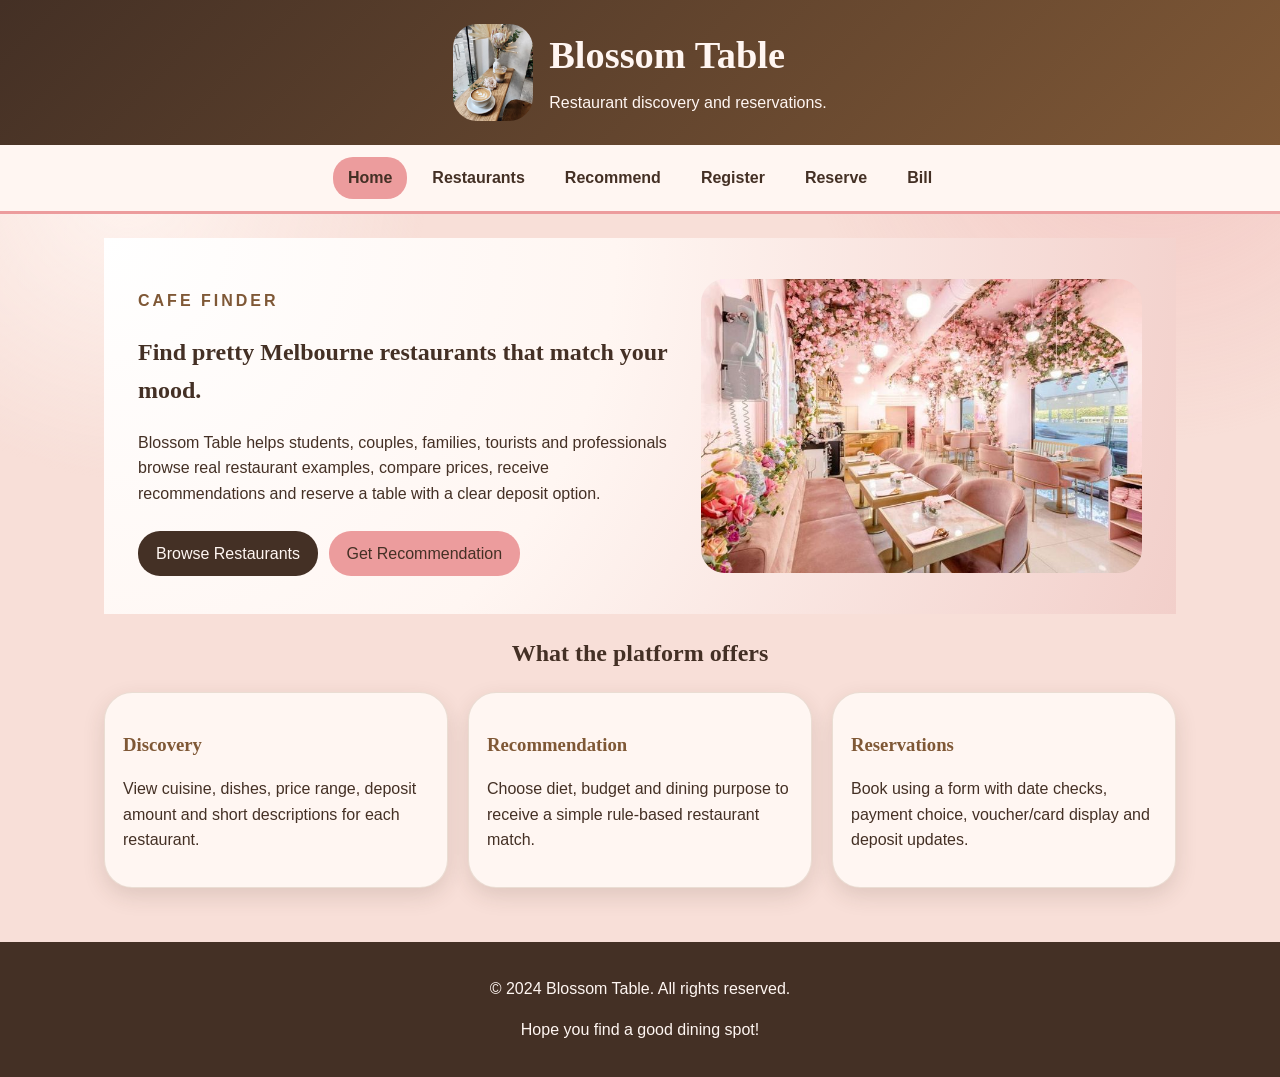
<file: index.html>
<!DOCTYPE html>
<html lang="en">
<head>
    <meta charset="UTF-8">
    <meta name="viewport" content="width=device-width, initial-scale=1.0">
    <title>Blossom Table | Home</title>
    <link rel="stylesheet" href="css/style.css">
    <script src="js/script.js" defer></script>
</head>

<body>

    <!-- Header section: displays the logo and website title -->

    <header>
        <img src="images/lillogo.jpg" alt="Blossom Table logo" class="logo">
        <div>
            <h1>Blossom Table</h1>
            <p>Restaurant discovery and reservations.</p>
        </div>
    </header>

    <!-- Navigation section: links to all main pages and highlights the current page -->

    <nav aria-label="Main navigation">
        <a class="active" href="index.html">Home</a>
        <a href="restaurants.html">Restaurants</a>
        <a href="recommend.html">Recommend</a>
        <a href="register.html">Register</a>
        <a href="reservation.html">Reserve</a>
        <a href="bill.html">Bill</a>
    </nav>

    <!-- Main content section: contains the home page introduction and feature summary -->

    <main>

    <!-- Introduction section: introduces the purpose of the website (restaurant discovery) -->

        <section class="intro-section">
            <div>
                <p class="intro-subtitle">Cafe finder</p>
                <h2>Find pretty Melbourne restaurants that match your mood.</h2>
                <p>Blossom Table helps students, couples, families, tourists and professionals browse real restaurant examples, compare prices, receive recommendations and reserve a table with a clear deposit option.</p>
                <a class="button" href="restaurants.html">Browse Restaurants</a>
                <a class="button light" href="recommend.html">Get Recommendation</a>
            </div>
            <img src="images/logo.jpg" alt="Pink and brown cafe style illustration">
        </section>

            <!-- Features section: highlights the main features of the platform (discovery, recommendation, reservations) -->

        <section>
            <h2 class="section-title">What the platform offers</h2>
            <div class="grid three">
                <article class="card"><h3>Discovery</h3><p>View cuisine, dishes, price range, deposit amount and short descriptions for each restaurant.</p></article>
                <article class="card"><h3>Recommendation</h3><p>Choose diet, budget and dining purpose to receive a simple rule-based restaurant match.</p></article>
                <article class="card"><h3>Reservations</h3><p>Book using a form with date checks, payment choice, voucher/card display and deposit updates.</p></article>
            </div>
        </section>

    </main>

    <!-- Footer section: contains copyright and closing message -->

    <footer>
        <p>&copy; 2024 Blossom Table. All rights reserved.</p>
        <p>Hope you find a good dining spot!</p>
    </footer>

</body>

</html>
</file>
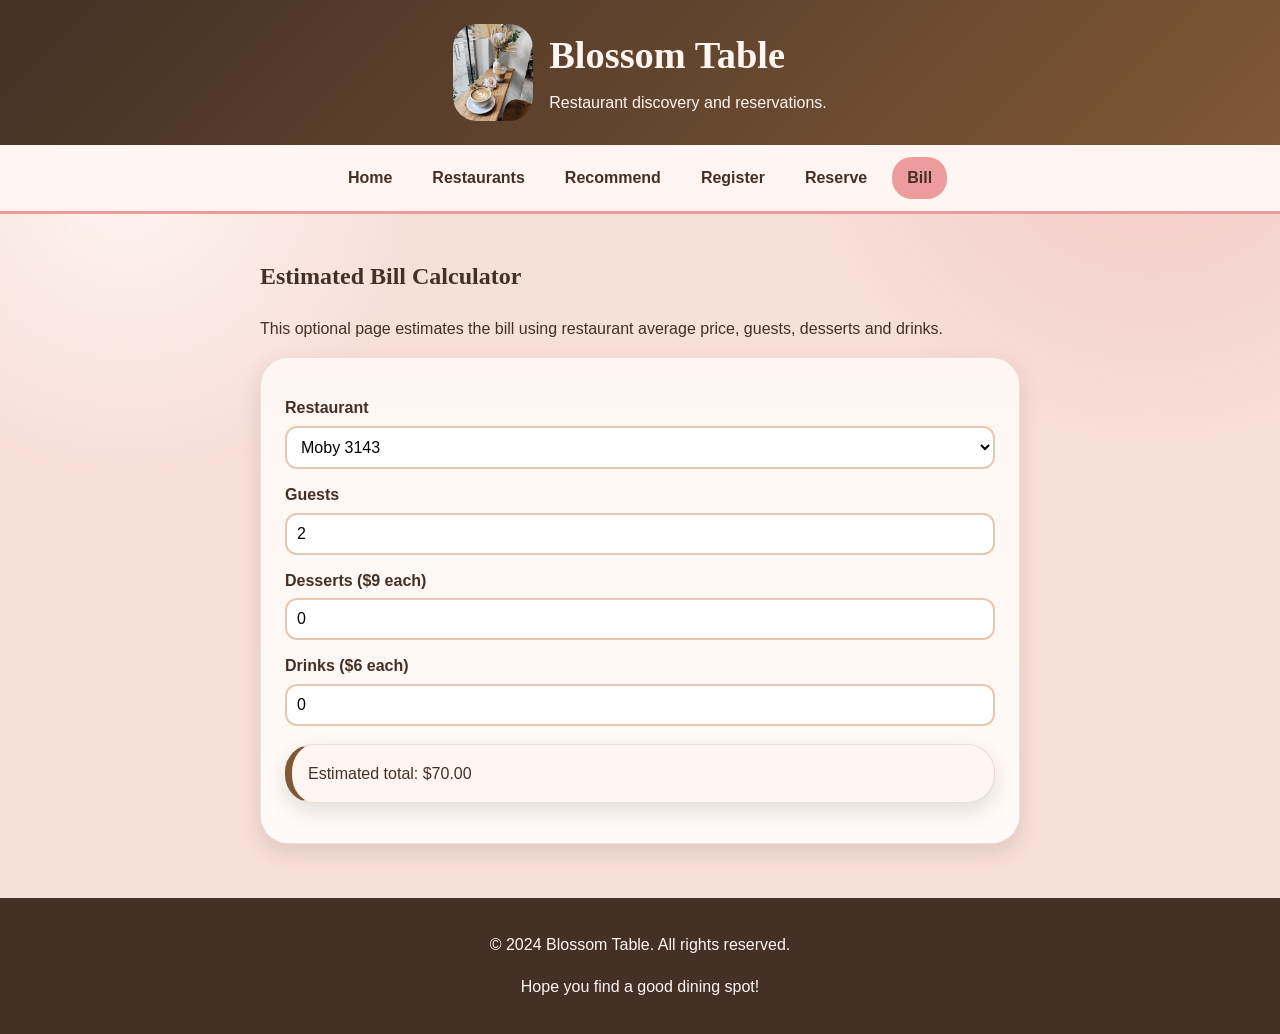
<file: bill.html>
<!DOCTYPE html>
<html lang="en">
<head>
    <meta charset="UTF-8">
    <meta name="viewport" content="width=device-width, initial-scale=1.0">
    <title>Blossom Table | Bill</title>
    <link rel="stylesheet" href="css/style.css">
    <script src="js/script.js" defer></script>
</head>

<body>

    <!-- Header section: displays the logo and website title -->

    <header>
        <img src="images/lillogo.jpg" alt="Blossom Table logo" class="logo">
        <div>
            <h1>Blossom Table</h1>
            <p>Restaurant discovery and reservations.</p>
        </div>
    </header>

    <!-- Navigation section: links to all main pages and highlights the current page -->

    <nav aria-label="Main navigation">
        <a href="index.html">Home</a>
        <a href="restaurants.html">Restaurants</a>
        <a href="recommend.html">Recommend</a>
        <a href="register.html">Register</a>
        <a href="reservation.html">Reserve</a>
        <a class="active" href="bill.html">Bill</a>
    </nav>

    <!-- Main content section: contains the estimated bill calculator -->

    <main>

    <!-- Bill calculator section: lets users estimate the total dining cost -->

        <section class="form-page">
            <h2>Estimated Bill Calculator</h2>
            <p>This optional page estimates the bill using restaurant average price, guests, desserts and drinks.</p>

            <!-- Bill form: collects restaurant, guest, dessert and drink choices -->

            <form id="billForm">
                <label for="billRestaurant">Restaurant</label>
                <select id="billRestaurant">
                    <option value="moby">Moby 3143</option>
                    <option value="flovie">Flovie Florist Cafe</option>
                    <option value="lune">Lune Croissanterie</option>
                    <option value="kettle">The Kettle Black</option>
                    <option value="higher">Higher Ground</option>
                    <option value="funghi">Funghi e Tartufo</option>
                </select>
                <label for="billGuests">Guests</label><input id="billGuests" type="number" min="1" value="2">
                <label for="dessertCount">Desserts ($9 each)</label><input id="dessertCount" type="number" min="0" value="0">
                <label for="drinkCount">Drinks ($6 each)</label><input id="drinkCount" type="number" min="0" value="0">

                <!-- Bill result section: displays the estimated total cost -->

                <p id="billResult" class="result-box">Estimated total will appear here.</p>
            </form>
        </section>
    </main>

    <!-- Footer section: contains copyright and closing message -->
     
    <footer>
        <p>&copy; 2024 Blossom Table. All rights reserved.</p>
        <p>Hope you find a good dining spot!</p>
    </footer>

</body>
</html>
</file>
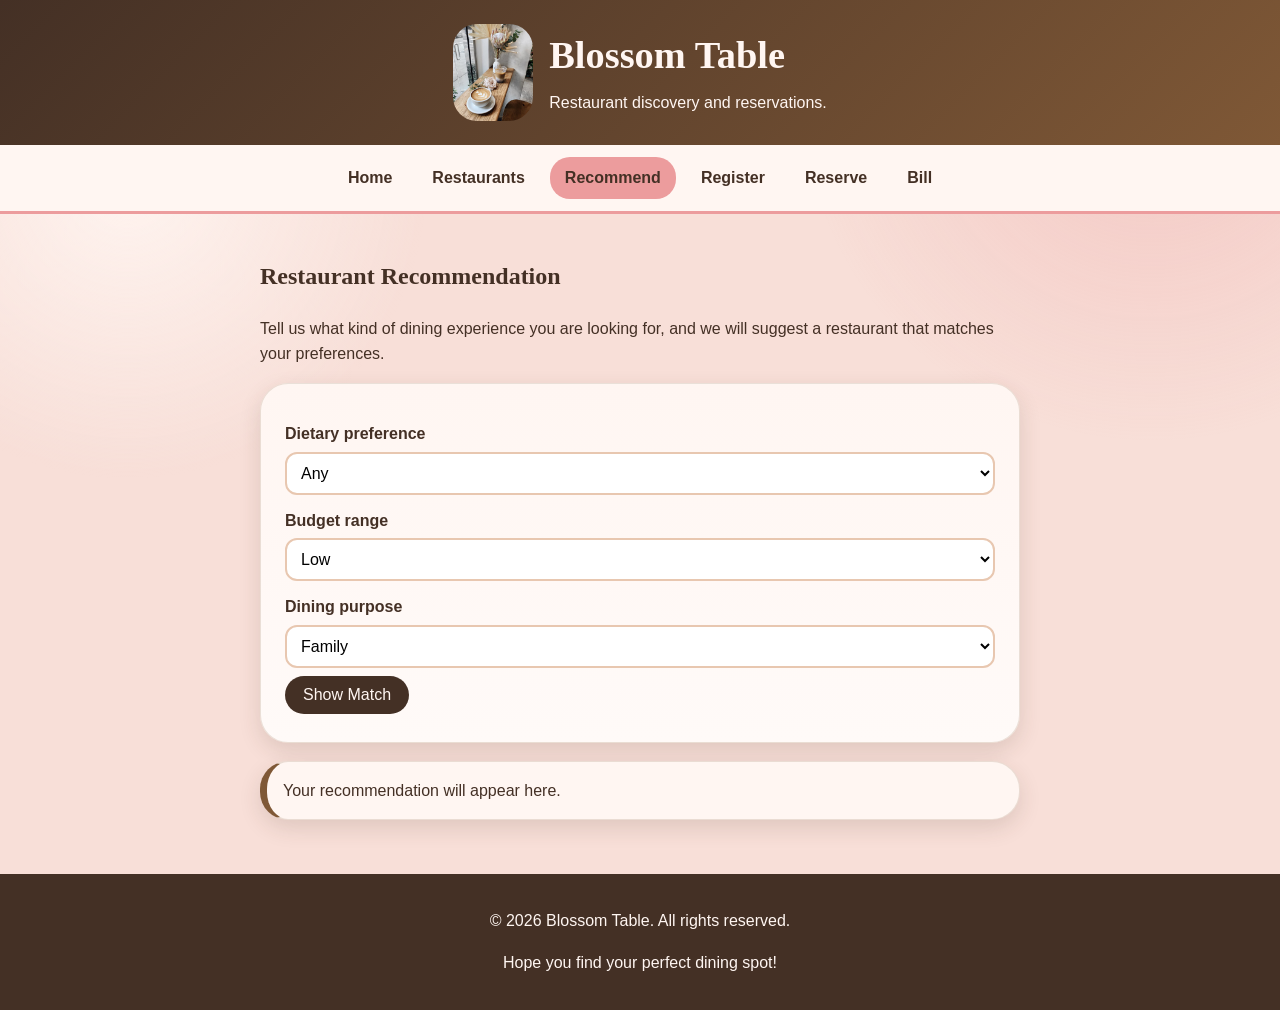
<file: recommend.html>
<!DOCTYPE html>
<html lang="en">
<head>
    <meta charset="UTF-8">
    <meta name="viewport" content="width=device-width, initial-scale=1.0">
    <title>Blossom Table | Recommend</title>
    <link rel="stylesheet" href="css/style.css">
    <script src="js/script.js" defer></script>
</head>

<body>
    <!-- Header section: displays the logo and website title -->

    <header>
        <img src="images/lillogo.jpg" alt="Blossom Table logo" class="logo">
        <div>
            <h1>Blossom Table</h1>
            <p>Restaurant discovery and reservations.</p>
        </div>
    </header>

    <!-- Navigation section: links to all main pages and highlights the current page -->

    <nav aria-label="Main navigation">
        <a href="index.html">Home</a>
        <a href="restaurants.html">Restaurants</a>
        <a class="active" href="recommend.html">Recommend</a>
        <a href="register.html">Register</a>
        <a href="reservation.html">Reserve</a>
        <a href="bill.html">Bill</a>
    </nav>

    <!-- Main content section: contains the recommendation form and result display -->

    <main>

        <!-- Recommendation section: lets users choose their preferences and get a restaurant match -->

        <section class="form-page">
            <h2>Restaurant Recommendation</h2>
            <p>Tell us what kind of dining experience you are looking for, and we will suggest a restaurant that matches your preferences.</p>

            <!-- Recommendation form: collects diet, budget and dining purpose choices -->
            
            <form id="recommendForm">
                <label for="diet">Dietary preference</label>
                <select id="diet" required>
                    <option value="Any">Any</option>
                    <option value="Vegan">Vegan</option>
                    <option value="Vegetarian">Vegetarian</option>
                    <option value="Halal">Halal</option>
                    <option value="None">None</option>
                </select>
                <label for="budget">Budget range</label>
                <select id="budget" required>
                    <option value="Low">Low</option>
                    <option value="Medium">Medium</option>
                    <option value="High">High</option>
                </select>
                <label for="purpose">Dining purpose</label>
                <select id="purpose" required>
                    <option value="Family">Family</option>
                    <option value="Date">Date</option>
                    <option value="Business">Business</option>
                    <option value="Friends">Friends</option>
                </select>
                <button class="button" type="submit">Show Match</button>
            </form>

            <!-- Recommendation result section: displays the matched restaurant after the form is submitted -->
             
            <div id="recommendResult" class="result-box" aria-live="polite">Your recommendation will appear here.</div>
        </section>
    </main>

    <!-- Footer section: contains copyright and closing message -->

    <footer>
        <p>&copy; 2026 Blossom Table. All rights reserved.</p>
        <p>Hope you find your perfect dining spot!</p>
    </footer>

</body>
</html>
</file>
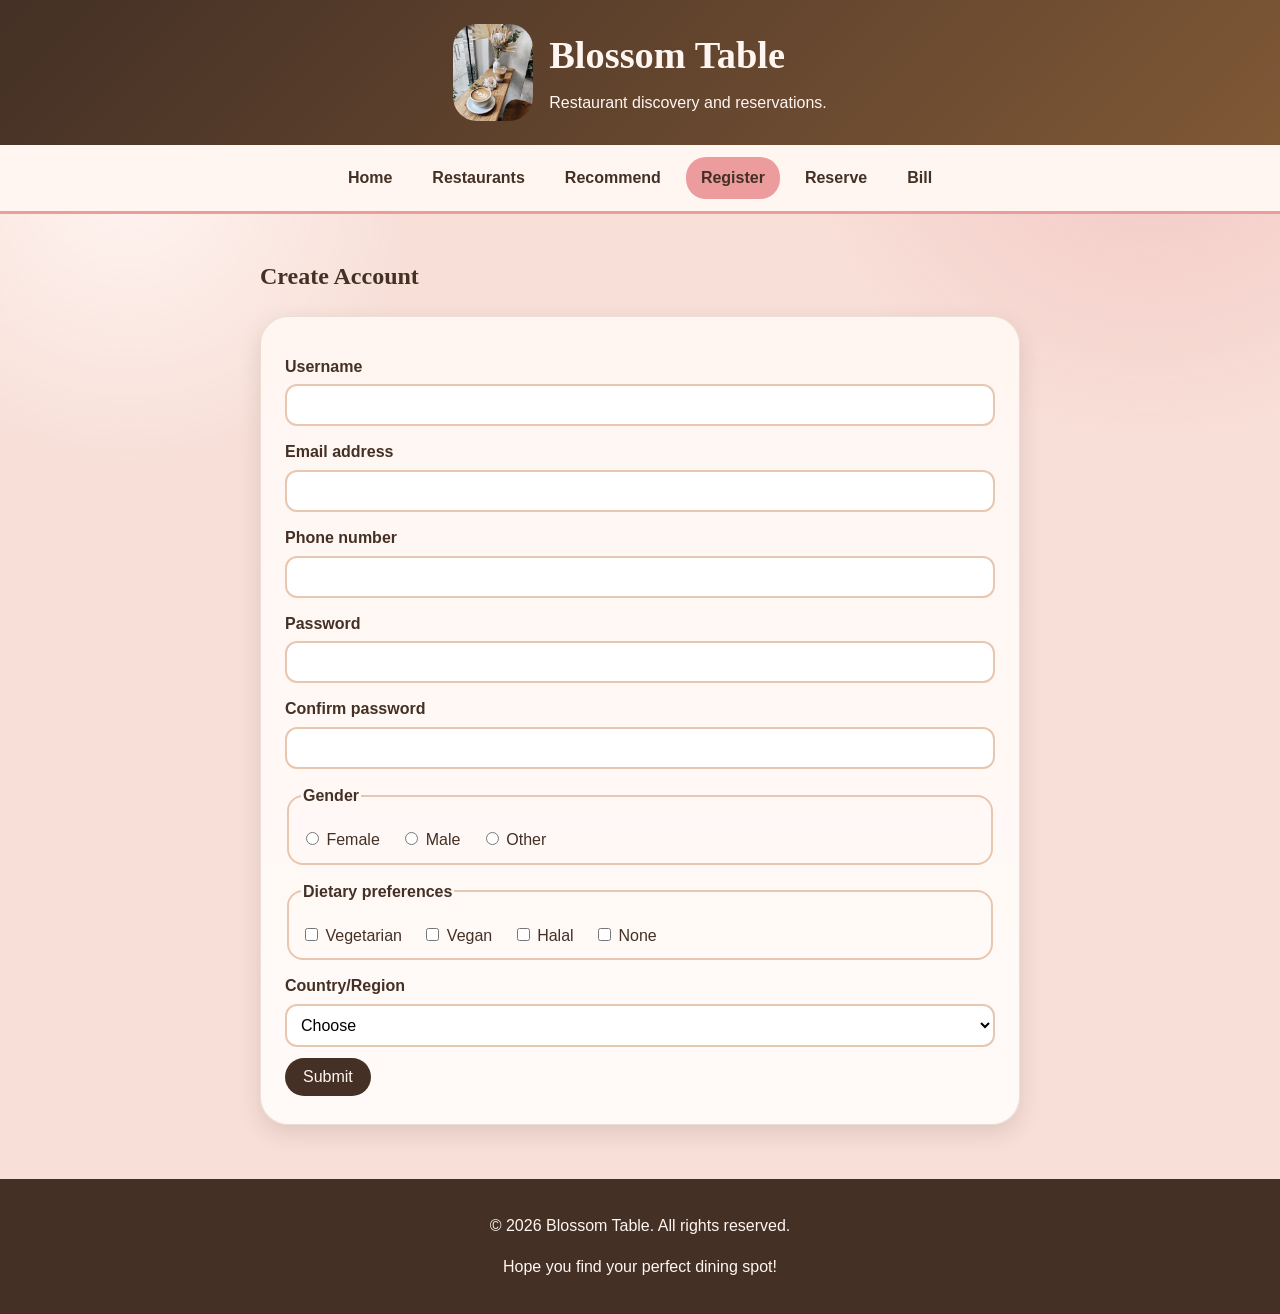
<file: register.html>
<!DOCTYPE html>
<html lang="en">
<head>
    <meta charset="UTF-8">
    <meta name="viewport" content="width=device-width, initial-scale=1.0">
    <title>Blossom Table | Register</title>
    <link rel="stylesheet" href="css/style.css">
    <script src="js/script.js" defer></script>
</head>

<body>

   <!-- Header section: displays the logo and website title -->

    <header>
        <img src="images/lillogo.jpg" alt="Blossom Table logo" class="logo">
        <div>
            <h1>Blossom Table</h1>
            <p>Restaurant discovery and reservations.</p>
        </div>
    </header>
    
    <!-- Navigation section: links to all main pages and highlights the current page -->

    <nav aria-label="Main navigation">
        <a href="index.html">Home</a>
        <a href="restaurants.html">Restaurants</a>
        <a href="recommend.html">Recommend</a>
        <a class="active" href="register.html">Register</a>
        <a href="reservation.html">Reserve</a>
        <a href="bill.html">Bill</a>
    </nav>

    <!-- Main content section: contains the account registration form -->

    <main>

    <!-- Registration section: lets users create an account for the website -->

        <section class="form-page">
            <h2>Create Account</h2>

            <!-- Registration form: collects user details and dietary preferences -->

            <form id="registerForm" method="post" action="http://mercury.swin.edu.au/it000000/cos10005/regtest.php" novalidate>
                <label for="username">Username</label>
                <input id="username" name="username" type="text">
                <p id="usernameError" class="error"></p>
                <label for="email">Email address</label>
                <input id="email" name="email" type="email">
                <p id="emailError" class="error"></p>
                <label for="phone">Phone number</label>
                <input id="phone" name="phone" type="text">
                <p id="phoneError" class="error"></p>
                <label for="password">Password</label>
                <input id="password" name="password" type="password">
                <p id="passwordError" class="error"></p>
                <label for="confirmPassword">Confirm password</label>
                <input id="confirmPassword" name="confirmPassword" type="password">
                <p id="confirmError" class="error"></p>

                <!-- Gender field section: allows the user to select one gender option -->

                <fieldset>
                    <legend>Gender</legend>
                    <label><input type="radio" name="gender" value="Female"> Female</label>
                    <label><input type="radio" name="gender" value="Male"> Male</label>
                    <label><input type="radio" name="gender" value="Other"> Other</label>
                </fieldset>
                <p id="genderError" class="error"></p>

                <!-- Dietary preferences section: allows the user to select food preferences -->

                <fieldset>
                    <legend>Dietary preferences</legend>
                    <label><input type="checkbox" name="diet" value="Vegetarian"> Vegetarian</label>
                    <label><input type="checkbox" name="diet" value="Vegan"> Vegan</label>
                    <label><input type="checkbox" name="diet" value="Halal"> Halal</label>
                    <label><input type="checkbox" name="diet" value="None"> None</label>
                </fieldset>
                <p id="dietError" class="error"></p>

                <!-- Country selection section: allows the user to select their country/region -->
                 
                <label for="country">Country/Region</label>
                <select id="country" name="country">
                    <option value="">Choose</option>
                    <option>Australia</option>
                    <option>India</option>
                    <option>Singapore</option>
                    <option>Other</option>
                </select>
                <p id="countryError" class="error"></p>
                <button class="button" type="submit">Submit</button>
            </form>
        </section>
    </main>

    <!-- Footer section: contains copyright and closing message -->

    <footer>
        <p>&copy; 2026 Blossom Table. All rights reserved.</p>
        <p>Hope you find your perfect dining spot!</p>
    </footer>

</body>

</html>
</file>
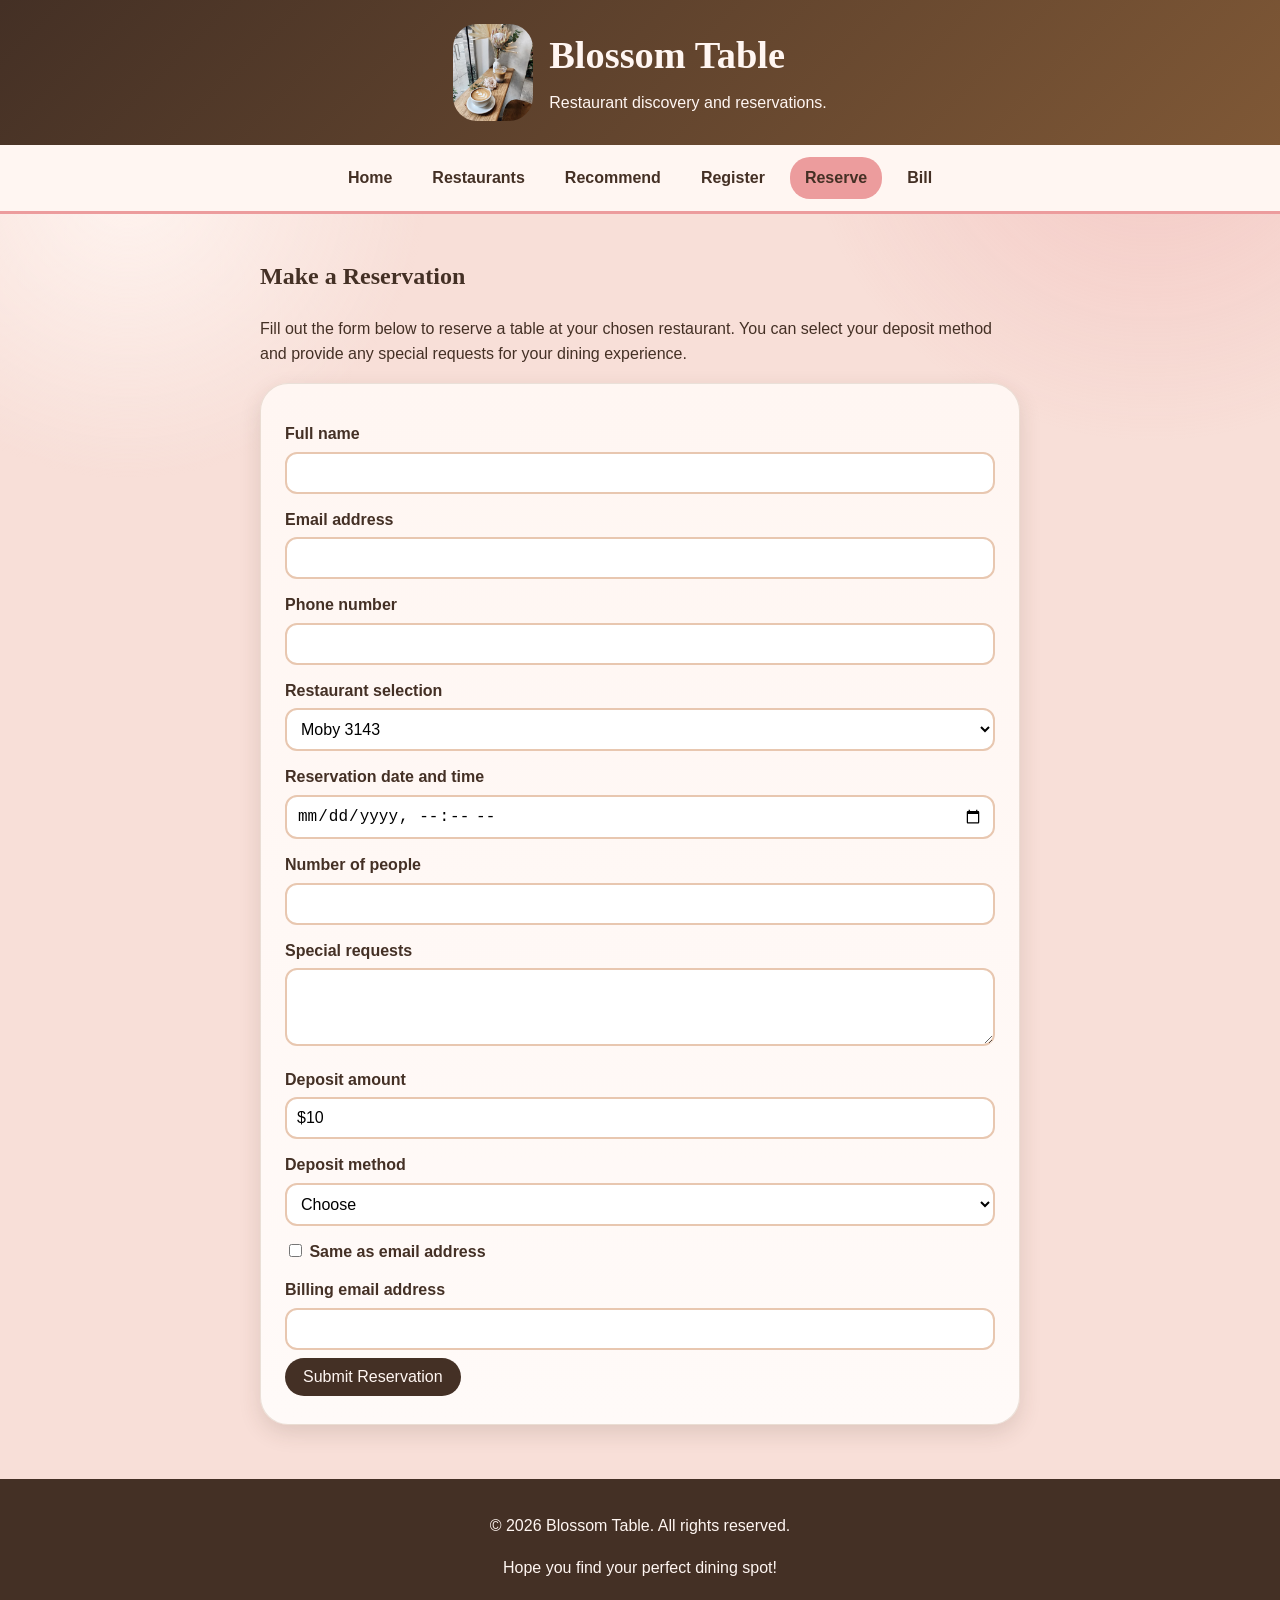
<file: reservation.html>
<!DOCTYPE html>
<html lang="en">
<head>
    <meta charset="UTF-8">
    <meta name="viewport" content="width=device-width, initial-scale=1.0">
    <title>Blossom Table | Reserve</title>
    <link rel="stylesheet" href="css/style.css">
    <script src="js/script.js" defer></script>
</head>

<body>
    
   <!-- Header section: displays the logo and website title -->

    <header>
        <img src="images/lillogo.jpg" alt="Blossom Table logo" class="logo">
        <div>
            <h1>Blossom Table</h1>
            <p>Restaurant discovery and reservations.</p>
        </div>
    </header>
    
    <!-- Navigation section: links to all main pages and highlights the current page -->

    <nav aria-label="Main navigation">
        <a href="index.html">Home</a>
        <a href="restaurants.html">Restaurants</a>
        <a href="recommend.html">Recommend</a>
        <a href="register.html">Register</a>
        <a class="active" href="reservation.html">Reserve</a>
        <a href="bill.html">Bill</a>
    </nav>

    <!-- Main content section: contains the reservation form -->

    <main>

    <!-- Reservation section: lets users book a table and choose a deposit method -->

        <section class="form-page">
            <h2>Make a Reservation</h2>
            <p>Fill out the form below to reserve a table at your chosen restaurant. You can select your deposit method and provide any special requests for your dining experience.</p>

            <!-- Reservation form: collects customer details, restaurant choice and booking information -->

            <form id="reservationForm" method="post" action="http://mercury.swin.edu.au/it000000/cos10005/regtest.php" novalidate>
                <label for="fullName">Full name</label>
                <input id="fullName" name="fullName" type="text">
                <p id="fullNameError" class="error"></p>
                <label for="resEmail">Email address</label>
                <input id="resEmail" name="email" type="email">
                <p id="resEmailError" class="error"></p>
                <label for="resPhone">Phone number</label>
                <input id="resPhone" name="phone" type="text">
                <p id="resPhoneError" class="error"></p>

                <!-- Restaurant and booking details: collects the selected restaurant, date, time and guest number -->

                <label for="restaurantSelect">Restaurant selection</label>
                <select id="restaurantSelect" name="restaurant">
                    <option value="moby">Moby 3143</option>
                    <option value="flovie">Flovie Florist Cafe</option>
                    <option value="lune">Lune Croissanterie</option>
                    <option value="kettle">The Kettle Black</option>
                    <option value="higher">Higher Ground</option>
                    <option value="funghi">Funghi e Tartufo</option>
                </select>

                <label for="dateTime">Reservation date and time</label>
                <input id="dateTime" name="dateTime" type="datetime-local">
                <p id="dateTimeError" class="error"></p>
                <label for="people">Number of people</label>
                <input id="people" name="people" type="number" min="1">
                <p id="peopleError" class="error"></p>
                <label for="requests">Special requests</label>
                <textarea id="requests" name="requests" rows="3"></textarea>

                <!-- Deposit section: shows the deposit amount and payment method options -->

                <label for="depositAmount">Deposit amount</label>
                <input id="depositAmount" name="deposit" type="text" readonly>
                <label for="paymentMethod">Deposit method</label>
                <select id="paymentMethod" name="payment">
                    <option value="">Choose</option>
                    <option value="Voucher">Voucher</option>
                    <option value="Online">Online payment</option>
                </select>
                <p id="paymentError" class="error"></p>

                <!-- Voucher payment section: appears when voucher payment is selected -->

                <div id="voucherBox" class="hidden">
                    <label for="voucherCode">Voucher code</label>
                    <input id="voucherCode" name="voucherCode" type="text" placeholder="12 digit code">
                </div>

                <!-- Card payment section: appears when online payment is selected -->

                <div id="cardBox" class="hidden">
                    <label for="cardType">Card type</label>
                    <select id="cardType" name="cardType">
                        <option value="Visa">Visa/Mastercard</option>
                        <option value="Amex">Amex</option>
                    </select>
                    <label for="cardNumber">Credit card number</label>
                    <input id="cardNumber" name="cardNumber" type="text">
                    <p id="cardError" class="error"></p>
                </div>

                <!-- Billing email section: lets users copy or enter their billing email -->

                <label><input id="sameEmail" type="checkbox" name="sameEmail"> Same as email address</label>
                <label for="billingEmail">Billing email address</label>
                <input id="billingEmail" name="billingEmail" type="email">
                <button class="button" type="submit">Submit Reservation</button>

            </form>
        </section>
    </main>
    
    <!-- Footer section: contains copyright and closing message -->

    <footer>
        <p>&copy; 2026 Blossom Table. All rights reserved.</p>
        <p>Hope you find your perfect dining spot!</p>
    </footer>

</body>
</html>
</file>
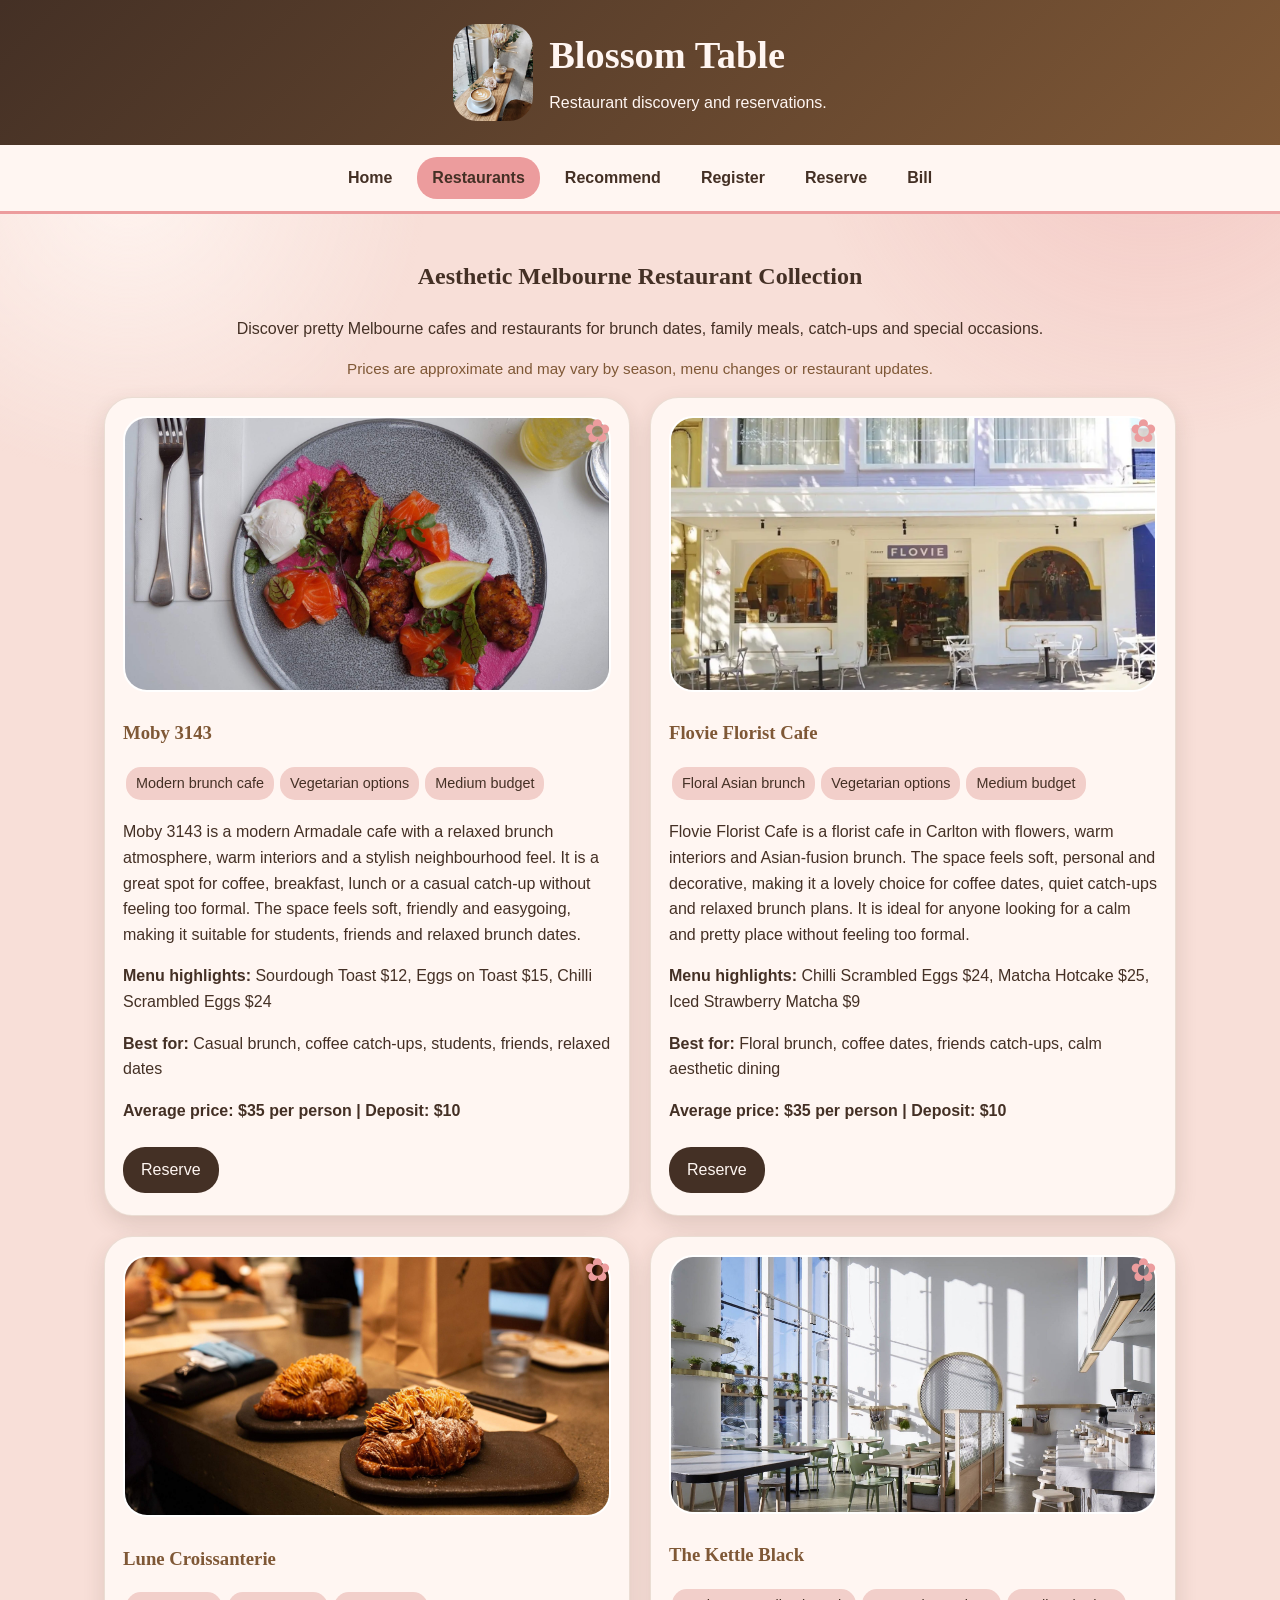
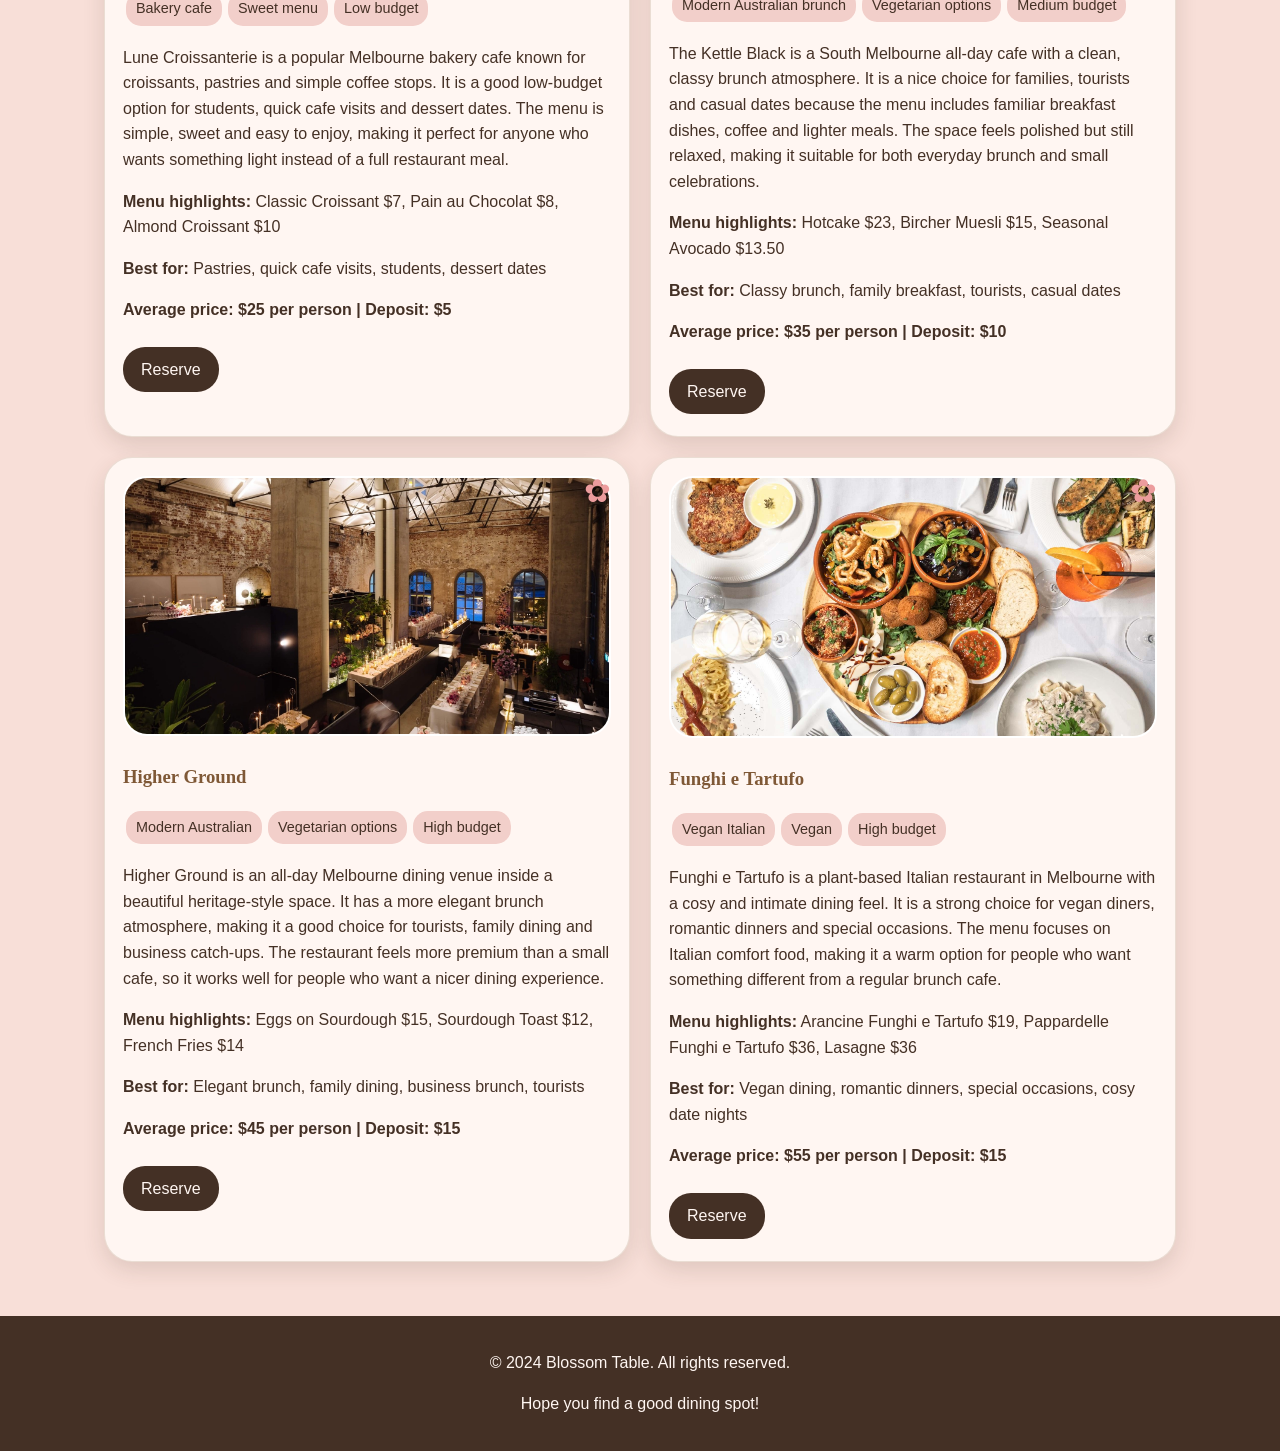
<file: restaurants.html>
<!DOCTYPE html>
<html lang="en">
<head>
    <meta charset="UTF-8">
    <meta name="viewport" content="width=device-width, initial-scale=1.0">
    <title>Blossom Table | Restaurants</title>
    <link rel="stylesheet" href="css/style.css">
    <script src="js/script.js" defer></script>
</head>

<body>

    <!-- Header section: displays the logo and website title -->

    <header>
        <img src="images/lillogo.jpg" alt="Blossom Table logo" class="logo">
        <div>
            <h1>Blossom Table</h1>
            <p>Restaurant discovery and reservations.</p>
        </div>
    </header>

    <!-- Navigation section: links to all main pages and highlights the current page -->

    <nav aria-label="Main navigation">
        <a href="index.html">Home</a>
        <a class="active" href="restaurants.html">Restaurants</a>
        <a href="recommend.html">Recommend</a>
        <a href="register.html">Register</a>
        <a href="reservation.html">Reserve</a>
        <a href="bill.html">Bill</a>
    </nav>

    <!-- Main content section: contains the restaurant listing page content -->

    <main>

        <!-- Restaurant collection section: introduces the list of Melbourne restaurants -->

        <section>
            <h2 class="section-title">Aesthetic Melbourne Restaurant Collection</h2>
            <p class="center">Discover pretty Melbourne cafes and restaurants for brunch dates, family meals, catch-ups and special occasions.</p>
            <p class="note center">Prices are approximate and may vary by season, menu changes or restaurant updates.</p>
            <div class="grid two">

        <!-- Restaurant cards section: displays each restaurant with details and reserve links -->

                <article class="card restaurant-card">
                    <img src="images/restaurant1.jpeg" alt="One of the delicious dishes at Moby 3143">
                    <h3>Moby 3143</h3>
                    <p><span class="tag">Modern brunch cafe</span><span class="tag">Vegetarian options</span><span class="tag">Medium budget</span></p>
                    <p>Moby 3143 is a modern Armadale cafe with a relaxed brunch atmosphere, warm interiors and a stylish neighbourhood feel. It is a great spot for coffee, breakfast, lunch or a casual catch-up without feeling too formal. The space feels soft, friendly and easygoing, making it suitable for students, friends and relaxed brunch dates.</p>
                    <p><strong>Menu highlights:</strong> Sourdough Toast $12, Eggs on Toast $15, Chilli Scrambled Eggs $24</p>
                    <p><strong>Best for:</strong> Casual brunch, coffee catch-ups, students, friends, relaxed dates</p>
                    <p class="price-line">Average price: $35 per person | Deposit: $10</p>
                    <a class="button" href="reservation.html?restaurant=moby3143">Reserve</a>
                </article>
                <article class="card restaurant-card">
                    <img src="images/restaurant2.webp" alt="a beautiful exterior view of the floral cafe">
                    <h3>Flovie Florist Cafe</h3>
                    <p><span class="tag">Floral Asian brunch</span><span class="tag">Vegetarian options</span><span class="tag">Medium budget</span></p>
                    <p>Flovie Florist Cafe is a florist cafe in Carlton with flowers, warm interiors and Asian-fusion brunch. The space feels soft, personal and decorative, making it a lovely choice for coffee dates, quiet catch-ups and relaxed brunch plans. It is ideal for anyone looking for a calm and pretty place without feeling too formal.</p>
                    <p><strong>Menu highlights:</strong> Chilli Scrambled Eggs $24, Matcha Hotcake $25, Iced Strawberry Matcha $9</p>
                    <p><strong>Best for:</strong> Floral brunch, coffee dates, friends catch-ups, calm aesthetic dining</p>
                    <p class="price-line">Average price: $35 per person | Deposit: $10</p>
                    <a class="button" href="reservation.html?restaurant=flovie">Reserve</a>
                </article>
                <article class="card restaurant-card">
                    <img src="images/restaurant3.jpg" alt="a delicious croissant from Lune Croissanterie">
                    <h3>Lune Croissanterie</h3>
                    <p><span class="tag">Bakery cafe</span><span class="tag">Sweet menu</span><span class="tag">Low budget</span></p>
                    <p>Lune Croissanterie is a popular Melbourne bakery cafe known for croissants, pastries and simple coffee stops. It is a good low-budget option for students, quick cafe visits and dessert dates. The menu is simple, sweet and easy to enjoy, making it perfect for anyone who wants something light instead of a full restaurant meal.</p>
                    <p><strong>Menu highlights:</strong> Classic Croissant $7, Pain au Chocolat $8, Almond Croissant $10</p>
                    <p><strong>Best for:</strong> Pastries, quick cafe visits, students, dessert dates</p>
                    <p class="price-line">Average price: $25 per person | Deposit: $5</p>
                    <a class="button" href="reservation.html?restaurant=lune">Reserve</a>
                </article>
                <article class="card restaurant-card">
                    <img src="images/restaurant4.jpg" alt="a modern Australian brunch cafe in Melbourne">
                    <h3>The Kettle Black</h3>
                    <p><span class="tag">Modern Australian brunch</span><span class="tag">Vegetarian options</span><span class="tag">Medium budget</span></p>
                    <p>The Kettle Black is a South Melbourne all-day cafe with a clean, classy brunch atmosphere. It is a nice choice for families, tourists and casual dates because the menu includes familiar breakfast dishes, coffee and lighter meals. The space feels polished but still relaxed, making it suitable for both everyday brunch and small celebrations.</p>
                    <p><strong>Menu highlights:</strong> Hotcake $23, Bircher Muesli $15, Seasonal Avocado $13.50</p>
                    <p><strong>Best for:</strong> Classy brunch, family breakfast, tourists, casual dates</p>
                    <p class="price-line">Average price: $35 per person | Deposit: $10</p>
                    <a class="button" href="reservation.html?restaurant=kettle">Reserve</a>
                </article>
                <article class="card restaurant-card">
                    <img src="images/restaurant5.jpg" alt="the elegant interior view of Higher Ground">
                    <h3>Higher Ground</h3>
                    <p><span class="tag">Modern Australian</span><span class="tag">Vegetarian options</span><span class="tag">High budget</span></p>
                    <p>Higher Ground is an all-day Melbourne dining venue inside a beautiful heritage-style space. It has a more elegant brunch atmosphere, making it a good choice for tourists, family dining and business catch-ups. The restaurant feels more premium than a small cafe, so it works well for people who want a nicer dining experience.</p>
                    <p><strong>Menu highlights:</strong> Eggs on Sourdough $15, Sourdough Toast $12, French Fries $14</p>
                    <p><strong>Best for:</strong> Elegant brunch, family dining, business brunch, tourists</p>
                    <p class="price-line">Average price: $45 per person | Deposit: $15</p>
                    <a class="button" href="reservation.html?restaurant=higher">Reserve</a>
                </article>
                <article class="card restaurant-card">
                    <img src="images/restaurant6.jpg" alt="the warm and mouthwatering dishes of Funghi e Tartufo">
                    <h3>Funghi e Tartufo</h3>
                    <p><span class="tag">Vegan Italian</span><span class="tag">Vegan</span><span class="tag">High budget</span></p>
                    <p>Funghi e Tartufo is a plant-based Italian restaurant in Melbourne with a cosy and intimate dining feel. It is a strong choice for vegan diners, romantic dinners and special occasions. The menu focuses on Italian comfort food, making it a warm option for people who want something different from a regular brunch cafe.</p>
                    <p><strong>Menu highlights:</strong> Arancine Funghi e Tartufo $19, Pappardelle Funghi e Tartufo $36, Lasagne $36</p>
                    <p><strong>Best for:</strong> Vegan dining, romantic dinners, special occasions, cosy date nights</p>
                    <p class="price-line">Average price: $55 per person | Deposit: $15</p>
                    <a class="button" href="reservation.html?restaurant=funghi">Reserve</a>
                </article>
            </div>
        </section>
    </main>

    <!-- Footer section: contains copyright and closing message -->

    <footer>
        <p>&copy; 2024 Blossom Table. All rights reserved.</p>
        <p>Hope you find a good dining spot!</p>
    </footer>

</body>
</html>
</file>
<file: css/style.css>
/* Blossom Table stylesheet */

/* General page setup*/
* {
  box-sizing: border-box;
}

body {
  margin: 0;
  font-family: Arial, sans-serif;
  background: #f8dfd8;
  color: #443025;
  line-height: 1.6;
}

h1, h2, h3 {
  font-family: Georgia, serif;
}

h1 {
  margin: 0;
  font-size: 2.4rem;
}

/* Header and navigation */

header {
  display: flex;
  align-items: center;
  justify-content: center;
  gap: 16px;
  padding: 24px;
  background: linear-gradient(135deg, #443025, #7f5836);
  color: #fff6f2;
  text-align: left;
}

header p {
  margin: 4px 0;
}

.logo {
  width: 80px;
  border-radius: 24px;
}

nav {
  position: sticky;
  top: 0;
  z-index: 2;
  display: flex;
  justify-content: center;
  flex-wrap: wrap;
  gap: 10px;
  padding: 12px;
  background: #fff6f2;
  border-bottom: 3px solid #ec9c9d;
}

nav a {
  color: #443025;
  text-decoration: none;
  font-weight: bold;
  padding: 8px 15px;
  border-radius: 20px;
}

nav a:hover, nav a.active {
  background: #ec9c9d;
  color: #443025;
}

/* Main layout */
main {
  max-width: 1120px;
  margin: auto;
  padding: 24px;
}

.intro-section {
  display: flex;
  flex-direction: column;
  gap: 12px;
  padding: 24px;
  background: radial-gradient(circle at top left, #fff 0, #fff6f2 45%, #f2cfca 100%);
}

.card, form, .result-box {
  background: #fff6f2;
  border: 1px solid rgba(127, 88, 54, 0.16);
  border-radius: 28px;
  box-shadow: 0 8px 22px rgba(68, 48, 37, 0.14);
}

.intro-section {
  display: grid;
  grid-template-columns: 1.1fr 0.9fr;
  gap: 24px;
  align-items: center;
  padding: 34px;
  background: radial-gradient(circle at top left, #fff 0, #fff6f2 45%, #f2cfca 100%);
}

.intro-section img, .card img {
  width: 100%;
  border-radius: 24px;
}

.intro-subtitle {
  text-transform: uppercase;
  letter-spacing: 3px;
  color: #7f5836;
  font-weight: bold;
}

.section-title, .center {
  text-align: center;
}

/* Buttons */
.button {
  display: inline-block;
  margin: 8px 6px 4px 0;
  padding: 10px 18px;
  background: #443025;
  color: #fff6f2;
  border: 0;
  border-radius: 22px;
  text-decoration: none;
  font-size: 1rem;
  cursor: pointer;
}

.button:hover {
  background: #7f5836;
}

.button.light {
  background: #ec9c9d;
  color: #443025;
}

/* Grid and cards */
.grid {
  display: grid;
  gap: 20px;
}

.three {
  grid-template-columns: repeat(3, 1fr);
}

.two {
  grid-template-columns: repeat(2, 1fr);
}

.card {
  padding: 18px;
}

.card h3 {
  margin-bottom: 6px;
  color: #7f5836;
}

.restaurant-card {
  position: relative;
  overflow: hidden;
}

.restaurant-card::before {
  content: "✿";
  position: absolute;
  top: 8px;
  right: 18px;
  color: #ec9c9d;
  font-size: 2rem;
}

.price-line {
  color: #443025;
  font-weight: bold;
}

.tag {
  display: inline-block;
  margin: 3px;
  padding: 5px 10px;
  background: #f2cfca;
  border-radius: 15px;
  font-size: 0.9rem;
}

/* Forms */
.form-page {
  max-width: 760px;
  margin: auto;
}

form {
  padding: 24px;
}

label, legend {
  display: block;
  margin-top: 13px;
  font-weight: bold;
}

input, select, textarea {
  width: 100%;
  margin-top: 5px;
  padding: 10px;
  background: white;
  border: 2px solid #e8c7b0;
  border-radius: 12px;
  font-size: 1rem;
}

fieldset {
  margin-top: 14px;
  border: 2px solid #e8c7b0;
  border-radius: 16px;
}

fieldset label {
  display: inline-block;
  margin-right: 16px;
  font-weight: normal;
}

fieldset input, fieldset textarea, label input {
  width: auto;
}

.error {
  margin: 3px 0;
  color: #a12424;
  font-size: 0.9rem;
}

.result-box {
  margin-top: 18px;
  padding: 16px;
  border-left: 7px solid #7f5836;
}

.hidden {
  display: none;
}

/* Footer */
footer {
  margin-top: 30px;
  padding: 18px;
  background: #443025;
  color: #fff6f2;
  text-align: center;
}

/* styling */

body::before {
  content: "";
  position: fixed;
  inset: 0;
  z-index: -1;
  background:
    radial-gradient(circle at 10% 20%, rgba(255, 246, 242, 0.9), transparent 22%),
    radial-gradient(circle at 90% 10%, rgba(236, 156, 157, 0.35), transparent 25%);
}

.note {
  color: #7f5836;
  font-size: 0.95rem;
}

.card:hover {
  transform: translateY(-3px);
  transition: 0.2s ease;
}

.restaurant-card img {
  background: #f2cfca;
  border: 2px solid #fff;
}

form {
  background: linear-gradient(180deg, #fff6f2, #fffaf8);
}

/* Tablet */
@media (max-width: 1023px) {
  .intro-section, .two {
    grid-template-columns: 1fr;
  }

  .three {
    grid-template-columns: repeat(2, 1fr);
  }
}

/* Mobile */
@media (max-width: 767px) {
  header {
    flex-direction: column;
    text-align: center;
  }

  nav {
    position: static;
  }

  .three {
    grid-template-columns: 1fr;
  }

  main {
    padding: 14px;
  }

  h1 {
    font-size: 2rem;
  }
}
</file>
